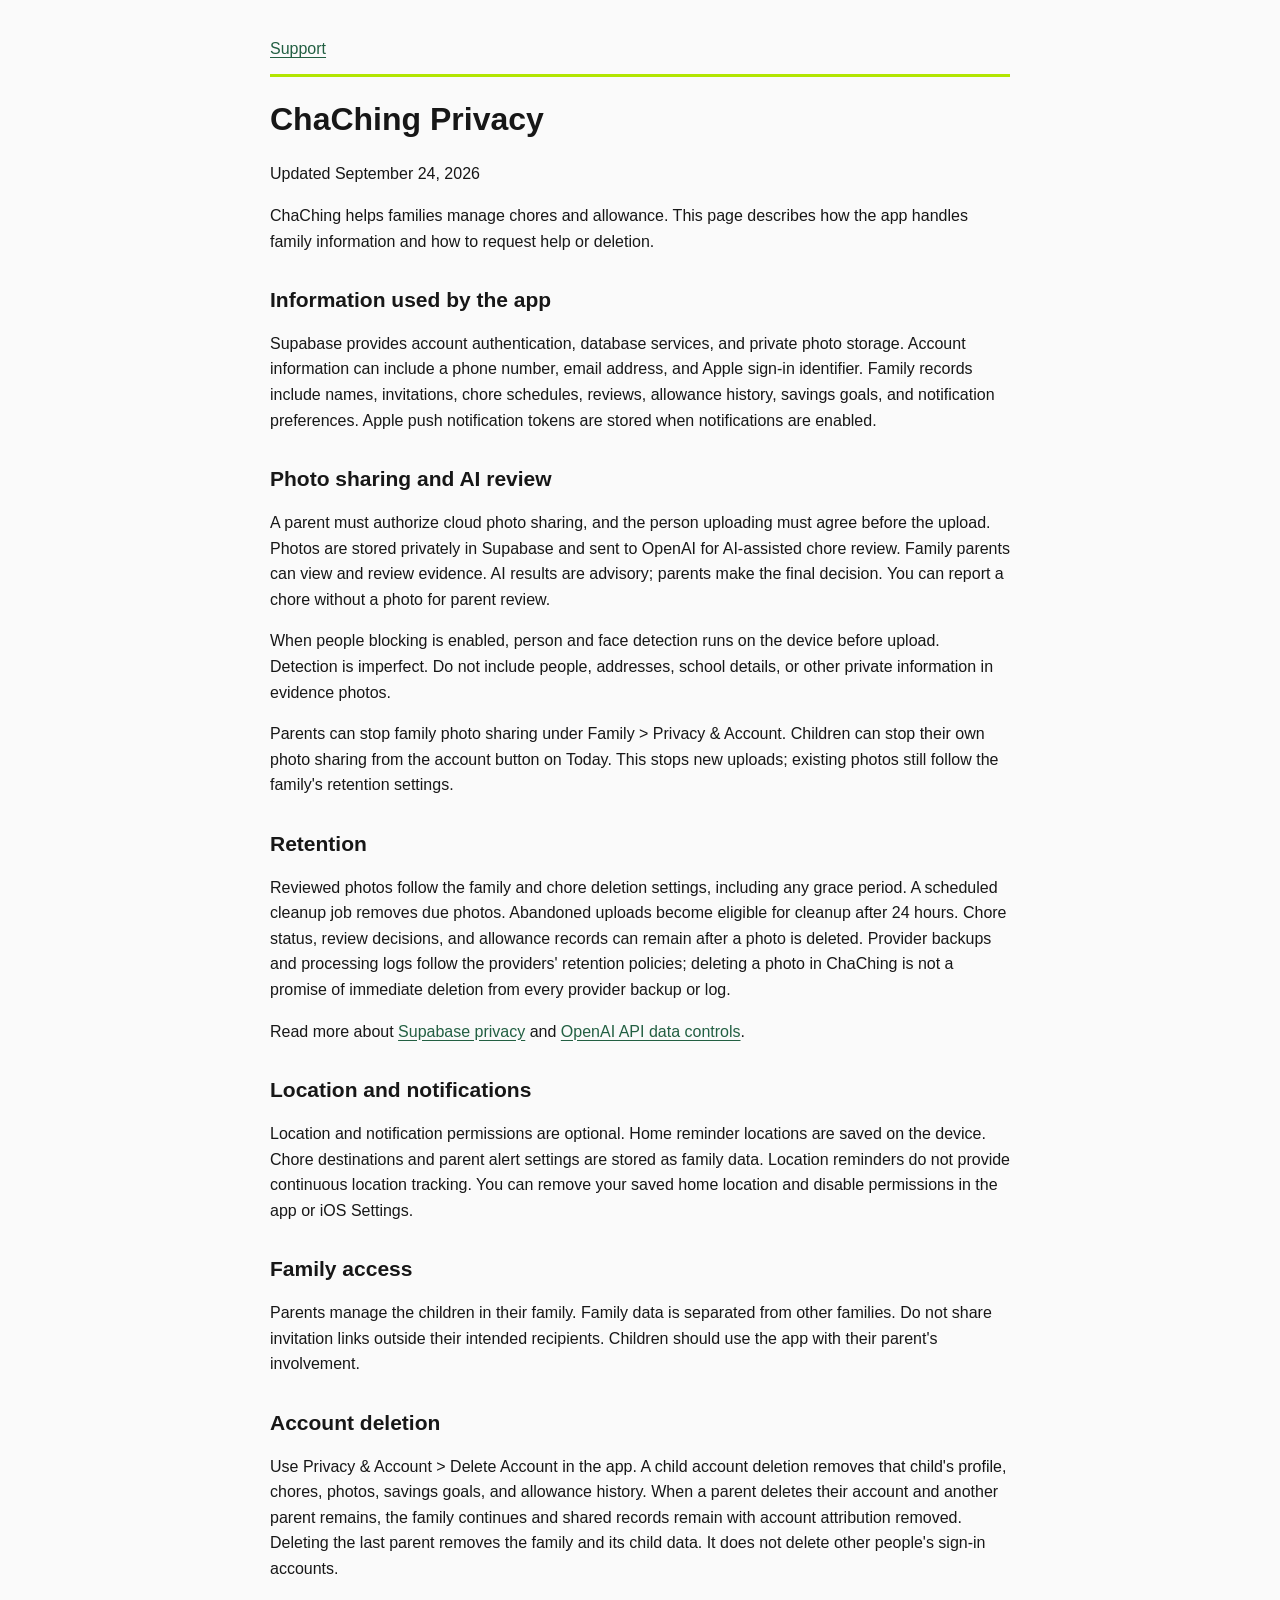
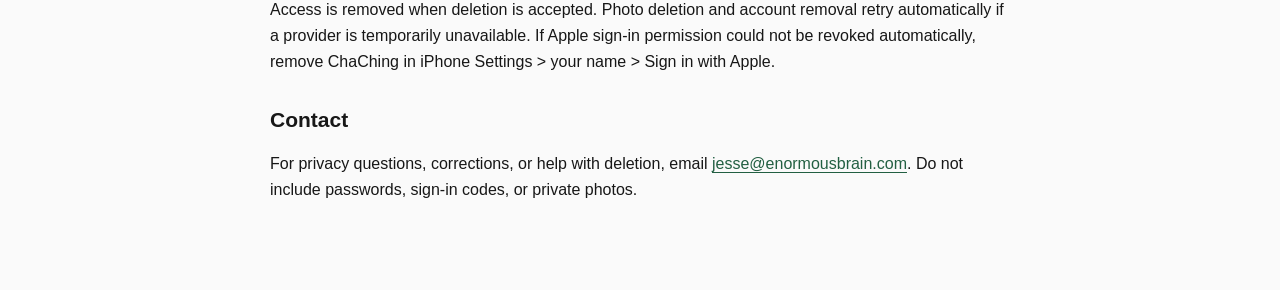
<file: Website/enormousbrain/cha-ching/privacy/index.html>
<!doctype html>
<html lang="en"><head><meta charset="utf-8"><meta name="viewport" content="width=device-width, initial-scale=1"><title>ChaChing Privacy</title><link rel="stylesheet" href="../information.css"></head>
<body><main><nav><a href="../support/">Support</a></nav><h1>ChaChing Privacy</h1><p>Updated September 24, 2026</p>
<p>ChaChing helps families manage chores and allowance. This page describes how the app handles family information and how to request help or deletion.</p>
<h2>Information used by the app</h2><p>Supabase provides account authentication, database services, and private photo storage. Account information can include a phone number, email address, and Apple sign-in identifier. Family records include names, invitations, chore schedules, reviews, allowance history, savings goals, and notification preferences. Apple push notification tokens are stored when notifications are enabled.</p>
<h2>Photo sharing and AI review</h2><p>A parent must authorize cloud photo sharing, and the person uploading must agree before the upload. Photos are stored privately in Supabase and sent to OpenAI for AI-assisted chore review. Family parents can view and review evidence. AI results are advisory; parents make the final decision. You can report a chore without a photo for parent review.</p>
<p>When people blocking is enabled, person and face detection runs on the device before upload. Detection is imperfect. Do not include people, addresses, school details, or other private information in evidence photos.</p>
<p>Parents can stop family photo sharing under Family &gt; Privacy &amp; Account. Children can stop their own photo sharing from the account button on Today. This stops new uploads; existing photos still follow the family's retention settings.</p>
<h2>Retention</h2><p>Reviewed photos follow the family and chore deletion settings, including any grace period. A scheduled cleanup job removes due photos. Abandoned uploads become eligible for cleanup after 24 hours. Chore status, review decisions, and allowance records can remain after a photo is deleted. Provider backups and processing logs follow the providers' retention policies; deleting a photo in ChaChing is not a promise of immediate deletion from every provider backup or log.</p>
<p>Read more about <a href="https://supabase.com/privacy">Supabase privacy</a> and <a href="https://platform.openai.com/docs/guides/your-data">OpenAI API data controls</a>.</p>
<h2>Location and notifications</h2><p>Location and notification permissions are optional. Home reminder locations are saved on the device. Chore destinations and parent alert settings are stored as family data. Location reminders do not provide continuous location tracking. You can remove your saved home location and disable permissions in the app or iOS Settings.</p>
<h2>Family access</h2><p>Parents manage the children in their family. Family data is separated from other families. Do not share invitation links outside their intended recipients. Children should use the app with their parent's involvement.</p>
<h2>Account deletion</h2><p>Use Privacy &amp; Account &gt; Delete Account in the app. A child account deletion removes that child's profile, chores, photos, savings goals, and allowance history. When a parent deletes their account and another parent remains, the family continues and shared records remain with account attribution removed. Deleting the last parent removes the family and its child data. It does not delete other people's sign-in accounts.</p>
<p>Access is removed when deletion is accepted. Photo deletion and account removal retry automatically if a provider is temporarily unavailable. If Apple sign-in permission could not be revoked automatically, remove ChaChing in iPhone Settings &gt; your name &gt; Sign in with Apple.</p>
<h2>Contact</h2><p>For privacy questions, corrections, or help with deletion, email <a href="mailto:jesse@enormousbrain.com?subject=ChaChing%20Privacy">jesse@enormousbrain.com</a>. Do not include passwords, sign-in codes, or private photos.</p>
</main></body></html>
</file>
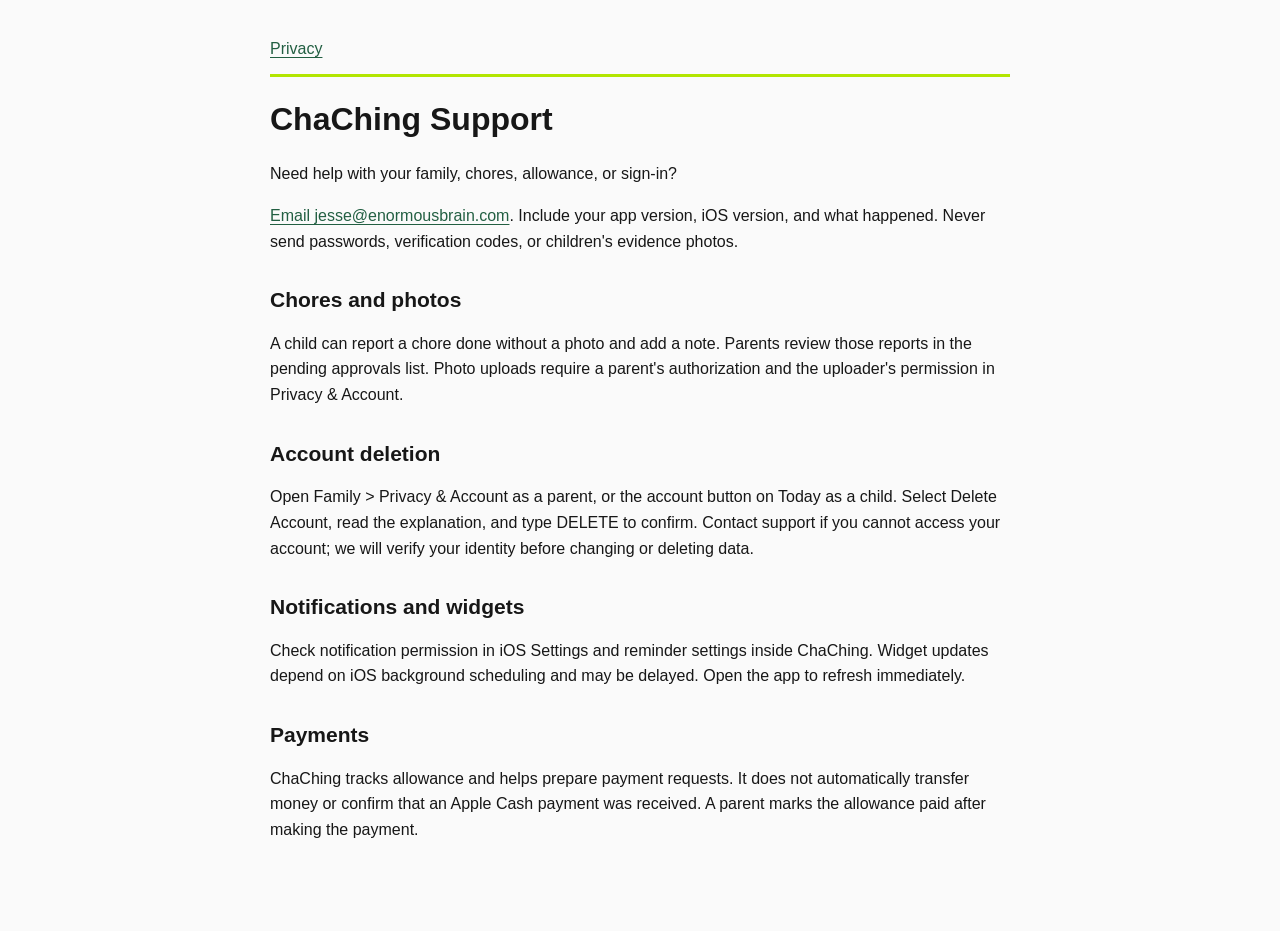
<file: Website/enormousbrain/cha-ching/support/index.html>
<!doctype html>
<html lang="en"><head><meta charset="utf-8"><meta name="viewport" content="width=device-width, initial-scale=1"><title>ChaChing Support</title><link rel="stylesheet" href="../information.css"></head>
<body><main><nav><a href="../privacy/">Privacy</a></nav><h1>ChaChing Support</h1>
<p>Need help with your family, chores, allowance, or sign-in?</p><p><a href="mailto:jesse@enormousbrain.com?subject=ChaChing%20Support">Email jesse@enormousbrain.com</a>. Include your app version, iOS version, and what happened. Never send passwords, verification codes, or children's evidence photos.</p>
<h2>Chores and photos</h2><p>A child can report a chore done without a photo and add a note. Parents review those reports in the pending approvals list. Photo uploads require a parent's authorization and the uploader's permission in Privacy &amp; Account.</p>
<h2>Account deletion</h2><p>Open Family &gt; Privacy &amp; Account as a parent, or the account button on Today as a child. Select Delete Account, read the explanation, and type DELETE to confirm. Contact support if you cannot access your account; we will verify your identity before changing or deleting data.</p>
<h2>Notifications and widgets</h2><p>Check notification permission in iOS Settings and reminder settings inside ChaChing. Widget updates depend on iOS background scheduling and may be delayed. Open the app to refresh immediately.</p>
<h2>Payments</h2><p>ChaChing tracks allowance and helps prepare payment requests. It does not automatically transfer money or confirm that an Apple Cash payment was received. A parent marks the allowance paid after making the payment.</p>
</main></body></html>
</file>
<file: Website/enormousbrain/cha-ching/information.css>
:root{color-scheme:light dark;font-family:-apple-system,BlinkMacSystemFont,"Segoe UI",sans-serif;line-height:1.6;letter-spacing:0}body{margin:0;background:#fafafa;color:#171717}main{max-width:740px;padding:36px 22px 72px;margin:0 auto}h1{font-size:32px;line-height:1.15;margin:24px 0}h2{font-size:21px;line-height:1.3;margin-top:32px}a{color:#225f42;text-underline-offset:3px;overflow-wrap:anywhere}nav{border-bottom:3px solid #b2e500;padding-bottom:12px}p{margin:16px 0}@media(prefers-color-scheme:dark){body{background:#161616;color:#f4f4f4}a{color:#b6ec76}}
</file>
